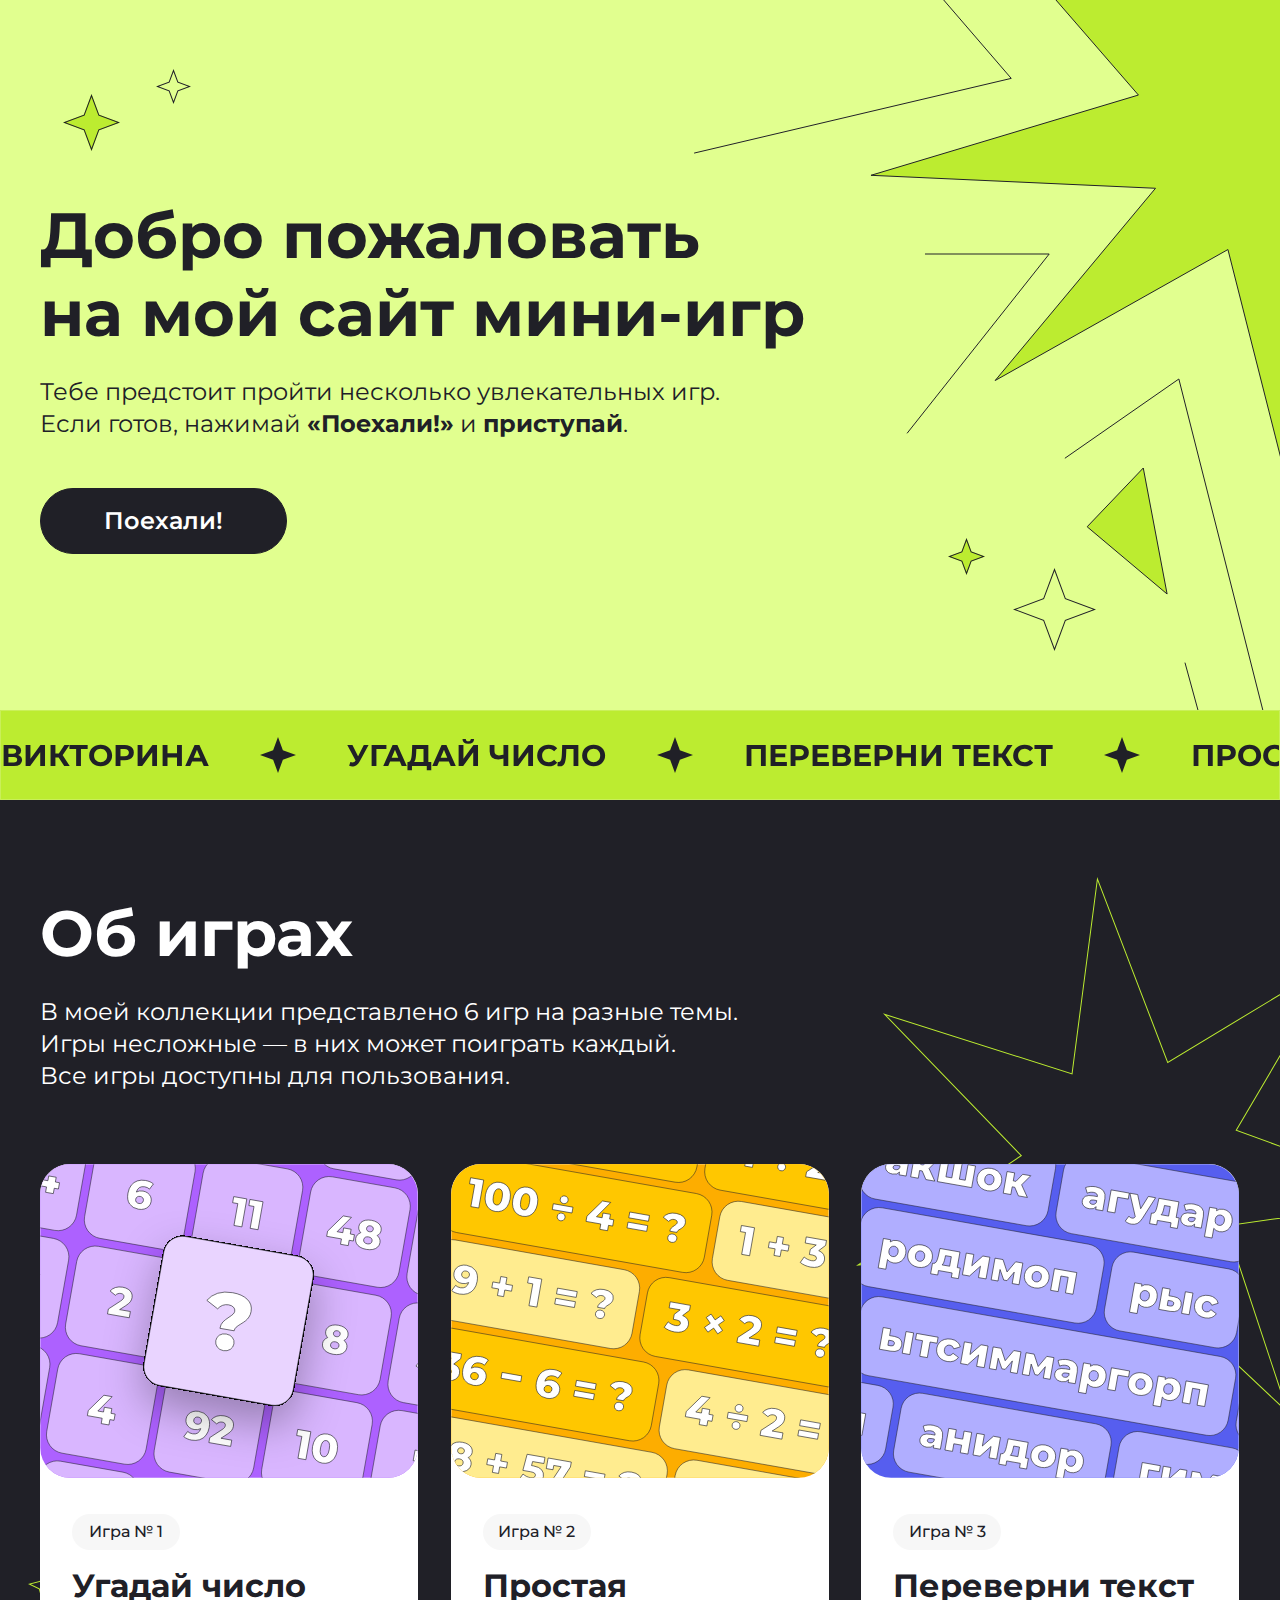
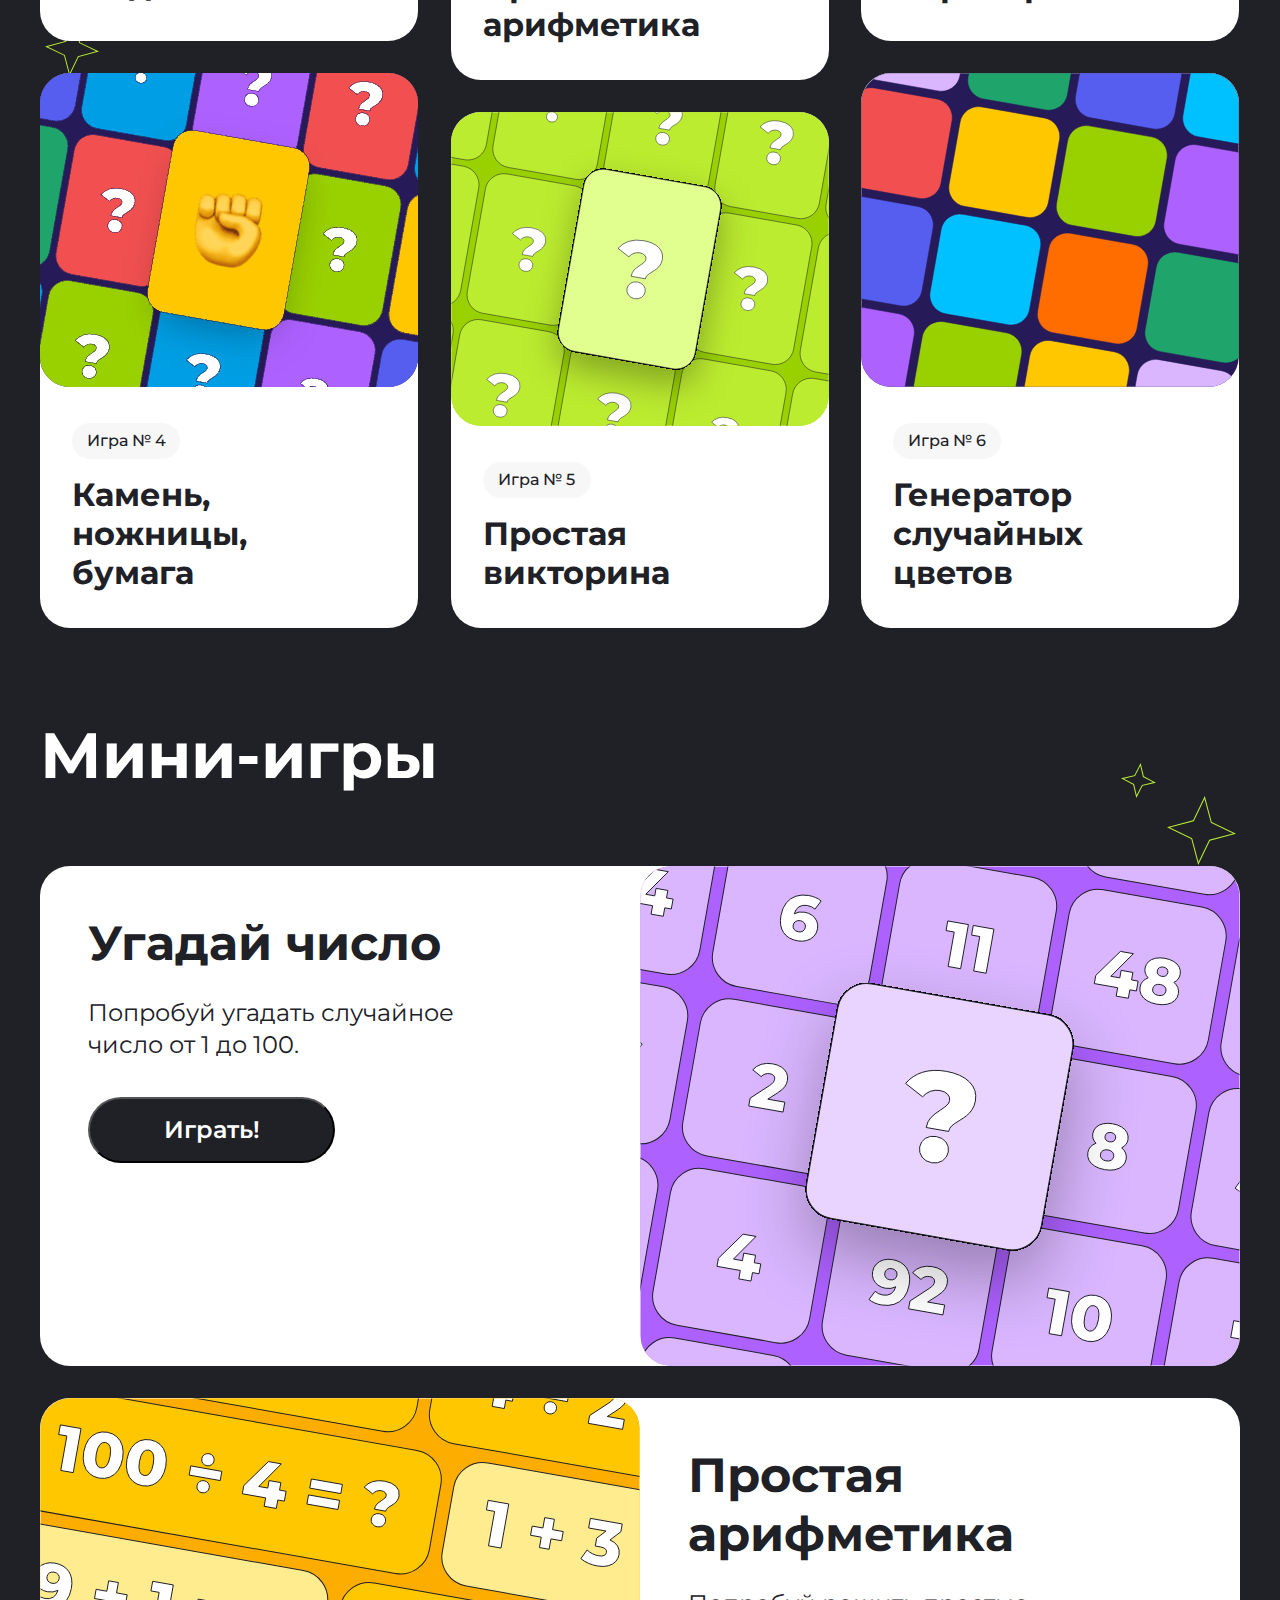
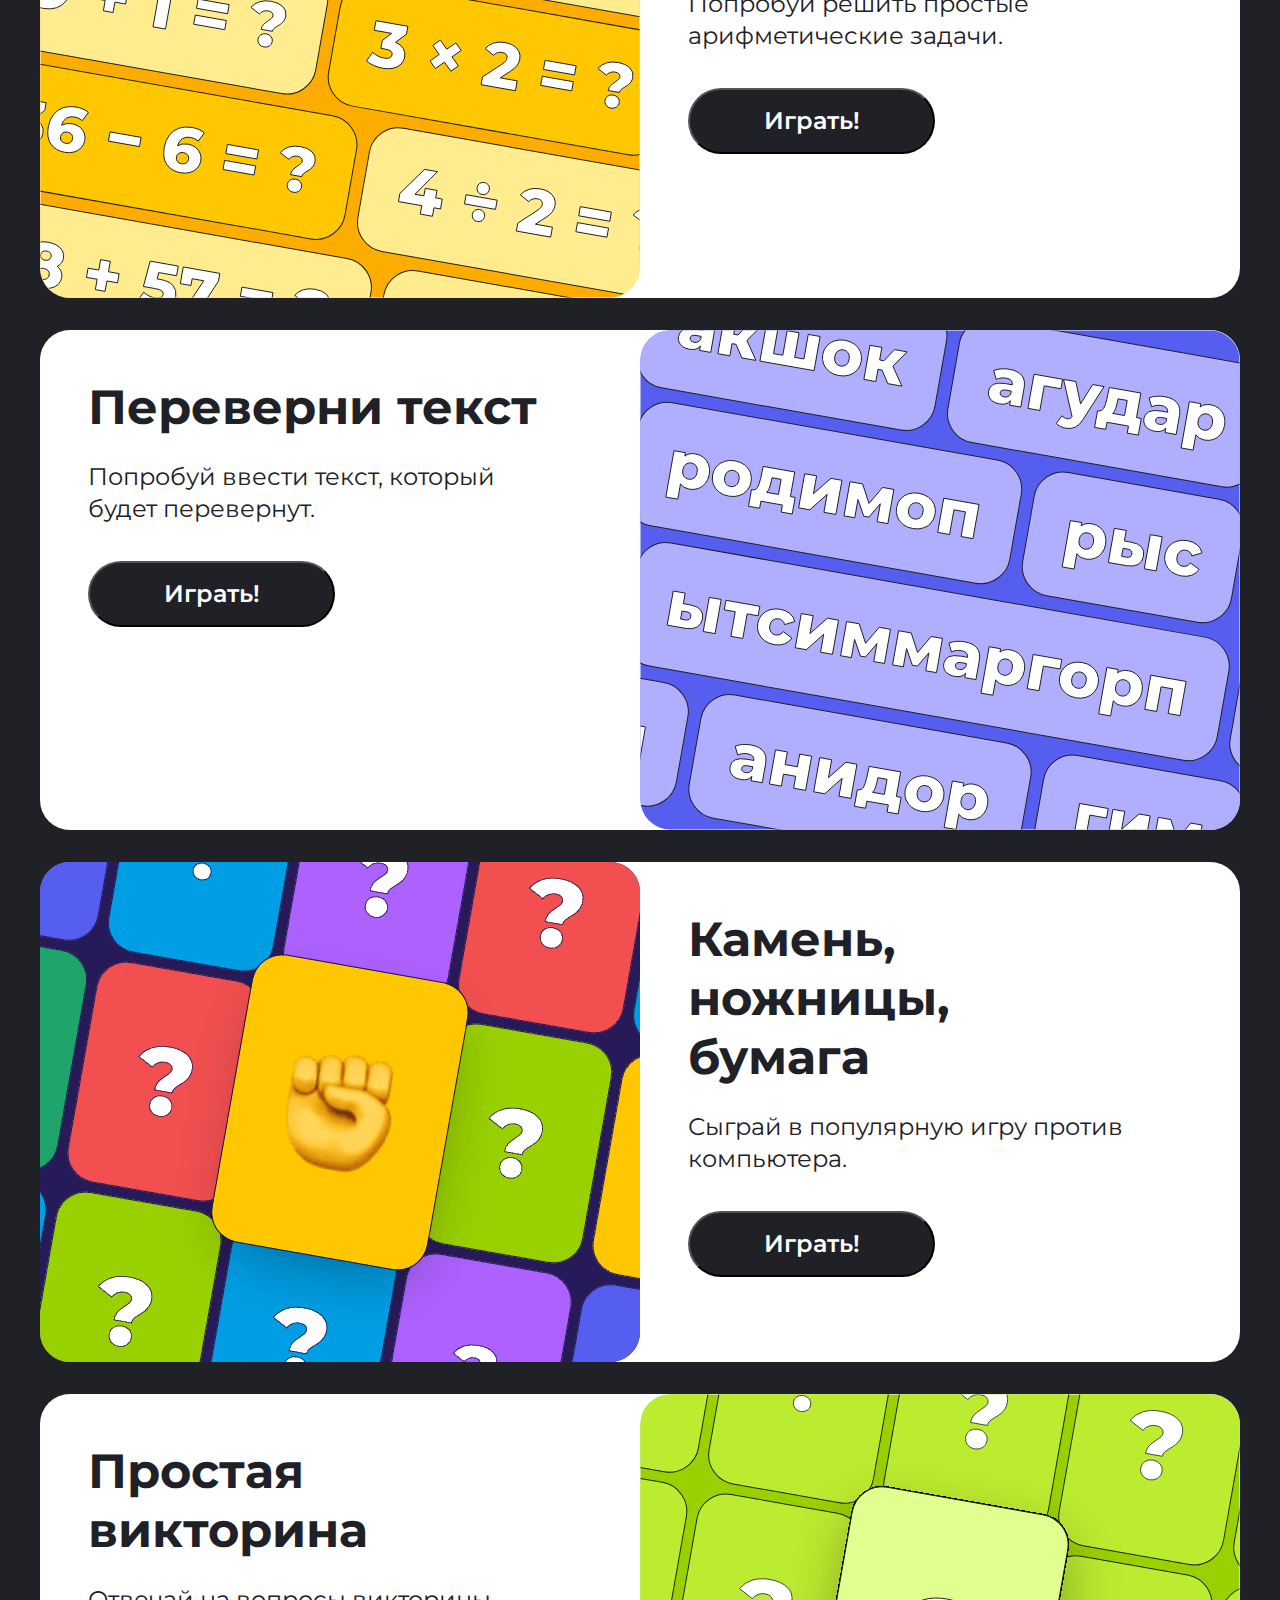
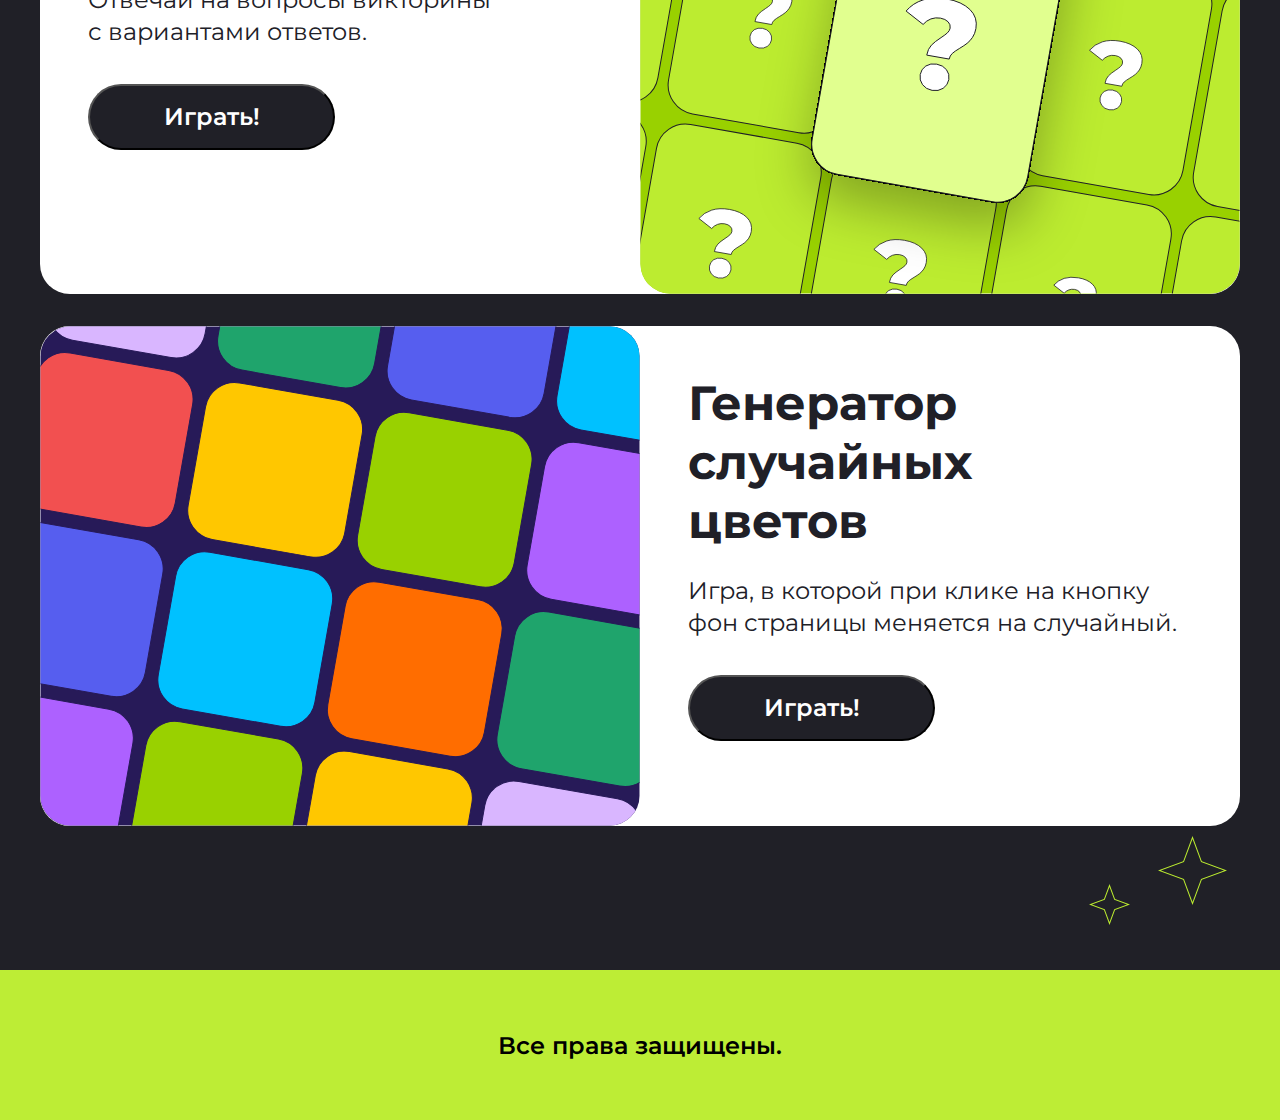
<file: index.html>
<!DOCTYPE html>
<html lang="en">

<head>
    <meta charset="UTF-8">
    <meta name="viewport" content="width=device-width, initial-scale=1.0">
    <title>2-nd course hw</title>
    <link rel="preconnect" href="https://fonts.googleapis.com">
    <link rel="preconnect" href="https://fonts.gstatic.com" crossorigin>
    <link href="https://fonts.googleapis.com/css2?family=Montserrat:ital,wght@0,100..900;1,100..900&display=swap"
        rel="stylesheet">
    <link rel="stylesheet" href="style.css">
</head>

<body>
    <section class="hero">
        <div class="hero-main center">
            <h1 class="hero-main__title">Добро пожаловать <br> на мой сайт мини-игр</h1>
            <p class="hero-main__text">Тебе предстоит пройти несколько увлекательных игр. Если готов, нажимай
                <strong>«Поехали!»</strong> и <strong>приступай</strong>.
            </p>
            <form action="#catalog"><button class="hero-main__button">Поехали!</button>
            </form>
        </div>
    </section>
    <section class="line-wrapper">
        <div class="line">
            <h4 class="line__text">Викторина</h4>
            <img class="line__img" src="img/line-star.svg" alt="Звезда">
            <h4 class="line__text">угадай число</h4>
            <img class="line__img" src="img/line-star.svg" alt="Звезда">
            <h4 class="line__text">Переверни текст</h4>
            <img class="line__img" src="img/line-star.svg" alt="Звезда">
            <h4 class="line__text">Простая арифметика</h4>
            <img class="line__img" src="img/line-star.svg" alt="Звезда">
            <h4 class="line__text">Камень, ножницы, бумага</h4>
            <img class="line__img" src="img/line-star.svg" alt="Звезда">
            <h4 class="line__text">Генератор случайных цветов</h4>
            <img class="line__img" src="img/line-star.svg" alt="Звезда">
        </div>
        <div class="line">
            <h4 class="line__text">Викторина</h4>
            <img class="line__img" src="img/line-star.svg" alt="Звезда">
            <h4 class="line__text">угадай число</h4>
            <img class="line__img" src="img/line-star.svg" alt="Звезда">
            <h4 class="line__text">Переверни текст</h4>
            <img class="line__img" src="img/line-star.svg" alt="Звезда">
            <h4 class="line__text">Простая арифметика</h4>
            <img class="line__img" src="img/line-star.svg" alt="Звезда">
            <h4 class="line__text">Камень, ножницы, бумага</h4>
            <img class="line__img" src="img/line-star.svg" alt="Звезда">
            <h4 class="line__text">Генератор случайных цветов</h4>
            <img class="line__img" src="img/line-star.svg" alt="Звезда">
        </div>
    </section>
    <div id="catalog">
        <section class="about-games center">
            <h2 class="about-games__title">Об играх</h2>
            <p class="about-games__text">В моей коллекции представлено 6 игр на разные темы. <br>Игры несложные — в них
                может
                поиграть каждый. <br>Все игры доступны для пользования.</p>
            <div class="about-games__cart-wrapper">
                <div class="about-games__cart-pair">
                    <a href="#game1" class="about-games__cart-link">
                        <article class="about-games__cart">
                            <img class="about-games__cart-img" src="img/cart_1.svg" alt="">
                            <div class="about-games__cart-name">
                                <p class="about-games__cart-name-text">Игра № 1</p>
                                <h3 class="about-games__cart-name-title">Угадай число</h3>
                            </div>
                        </article>
                    </a>
                    <a href="#game4" class="about-games__cart-link">
                        <article class="about-games__cart">
                            <img class="about-games__cart-img about-games__cart-img-hand" src="img/cart_4.png" alt="">
                            <div class="about-games__cart-name">
                                <p class="about-games__cart-name-text">Игра № 4</p>
                                <h3 class="about-games__cart-name-title">Камень, <br>ножницы, <br>бумага</h3>
                            </div>
                        </article>
                    </a>
                </div>
                <div class="about-games__cart-pair">
                    <a href="#game2" class="about-games__cart-link">
                        <article class="about-games__cart">
                            <img class="about-games__cart-img" src="img/cart_2.svg" alt="">
                            <div class="about-games__cart-name">
                                <p class="about-games__cart-name-text">Игра № 2</p>
                                <h3 class="about-games__cart-name-title">Простая <br>арифметика</h3>
                            </div>
                        </article>
                    </a>
                    <a href="#game5" class="about-games__cart-link">
                        <article class="about-games__cart">
                            <img class="about-games__cart-img" src="img/cart_5.svg" alt="">
                            <div class="about-games__cart-name">
                                <p class="about-games__cart-name-text">Игра № 5</p>
                                <h3 class="about-games__cart-name-title">Простая <br>викторина</h3>
                            </div>
                        </article>
                    </a>
                </div>
                <div class="about-games__cart-pair">
                    <a href="#game3" class="about-games__cart-link">
                        <article class="about-games__cart">
                            <img class="about-games__cart-img" src="img/cart_3.svg" alt="">
                            <div class="about-games__cart-name">
                                <p class="about-games__cart-name-text">Игра № 3</p>
                                <h3 class="about-games__cart-name-title">Переверни текст</h3>
                            </div>
                        </article>
                    </a>
                    <a href="#game6" class="about-games__cart-link">
                        <article class="about-games__cart">
                            <img class="about-games__cart-img" src="img/cart_6.svg" alt="">
                            <div class="about-games__cart-name">
                                <p class="about-games__cart-name-text">Игра № 6</p>
                                <h3 class="about-games__cart-name-title">Генератор <br>случайных <br>цветов</h3>
                            </div>
                        </article>
                    </a>
                </div>
            </div>
        </section>
        <section class="mini-games center">
            <h2 class="mini-games__title">Мини-игры</h2>
            <div class="mini-games__wrapper">
                <article class="mini-games__cart" id="game1">
                    <div class="mini-games__cart-left">
                        <h3 class="mini-games__cart-name">Угадай число</h3>
                        <p class="mini-games__cart-text">Попробуй угадать случайное <br>число от 1 до 100.</p>
                        <button class="mini-games__cart-button" onclick="guessNumber()">Играть!</button>
                    </div>
                    <div class="mini-games__cart-right">
                        <img class="mini-games__cart-img" src="img/mini-cart-1.svg" alt="">
                    </div>
                </article>
                <article class="mini-games__cart mini-games__cart_mob" id="game2">
                    <div class="mini-games__cart-right">
                        <img class="mini-games__cart-img" src="img/mini-cart-2.svg" alt="">
                    </div>
                    <div class="mini-games__cart-left">
                        <h3 class="mini-games__cart-name">Простая <br>арифметика</h3>
                        <p class="mini-games__cart-text">Попробуй решить простые арифметические задачи.</p>
                        <button class="mini-games__cart-button" onclick="arithmetic()">Играть!</button>
                    </div>
                </article>
                <article class="mini-games__cart" id="game3">
                    <div class="mini-games__cart-left">
                        <h3 class="mini-games__cart-name">Переверни текст</h3>
                        <p class="mini-games__cart-text">Попробуй ввести текст, который <br>будет перевернут.</p>
                        <button class="mini-games__cart-button" onclick="turnTheTextOver()">Играть!</button>
                    </div>
                    <div class="mini-games__cart-right">
                        <img class="mini-games__cart-img" src="img/mini-cart-3.svg" alt="">
                    </div>
                </article>
                <article class="mini-games__cart mini-games__cart_mob" id="game4">
                    <div class="mini-games__cart-right">
                        <img class="mini-games__cart-img" src="img/mini-cart-4.png" alt="">
                    </div>
                    <div class="mini-games__cart-left">
                        <h3 class="mini-games__cart-name">Камень, <br>ножницы, <br>бумага</h3>
                        <p class="mini-games__cart-text">Сыграй в популярную игру против компьютера.</p>
                        <button class="mini-games__cart-button" onclick="rockPaperScissors()">Играть!</button>
                    </div>
                </article>
                <article class="mini-games__cart" id="game5">
                    <div class="mini-games__cart-left">
                        <h3 class="mini-games__cart-name">Простая <br>викторина</h3>
                        <p class="mini-games__cart-text">Отвечай на вопросы викторины <br>с вариантами ответов.</p>
                        <button class="mini-games__cart-button" onclick="quizGame()">Играть!</button>
                    </div>
                    <div class="mini-games__cart-right">
                        <img class="mini-games__cart-img" src="img/mini-cart-5.svg" alt="">
                    </div>
                </article>
                <article class="mini-games__cart mini-games__cart_mob" id="game6">
                    <div class="mini-games__cart-right">
                        <img class="mini-games__cart-img" src="img/mini-cart-6.svg" alt="">
                    </div>
                    <div class="mini-games__cart-left">
                        <h3 class="mini-games__cart-name">Генератор <br>случайных <br>цветов</h3>
                        <p class="mini-games__cart-text">Игра, в которой при клике на кнопку фон страницы меняется на
                            случайный.
                        </p>
                        <button class="mini-games__cart-button" onclick="randomColorGenerator()">Играть!</button>
                    </div>
                </article>
            </div>
        </section>
    </div>

    <section class="footer">
        <h6 class="footer__title">Все права защищены.</h6>
    </section>

    <script src="script.js"></script>
</body>

</html>
</file>
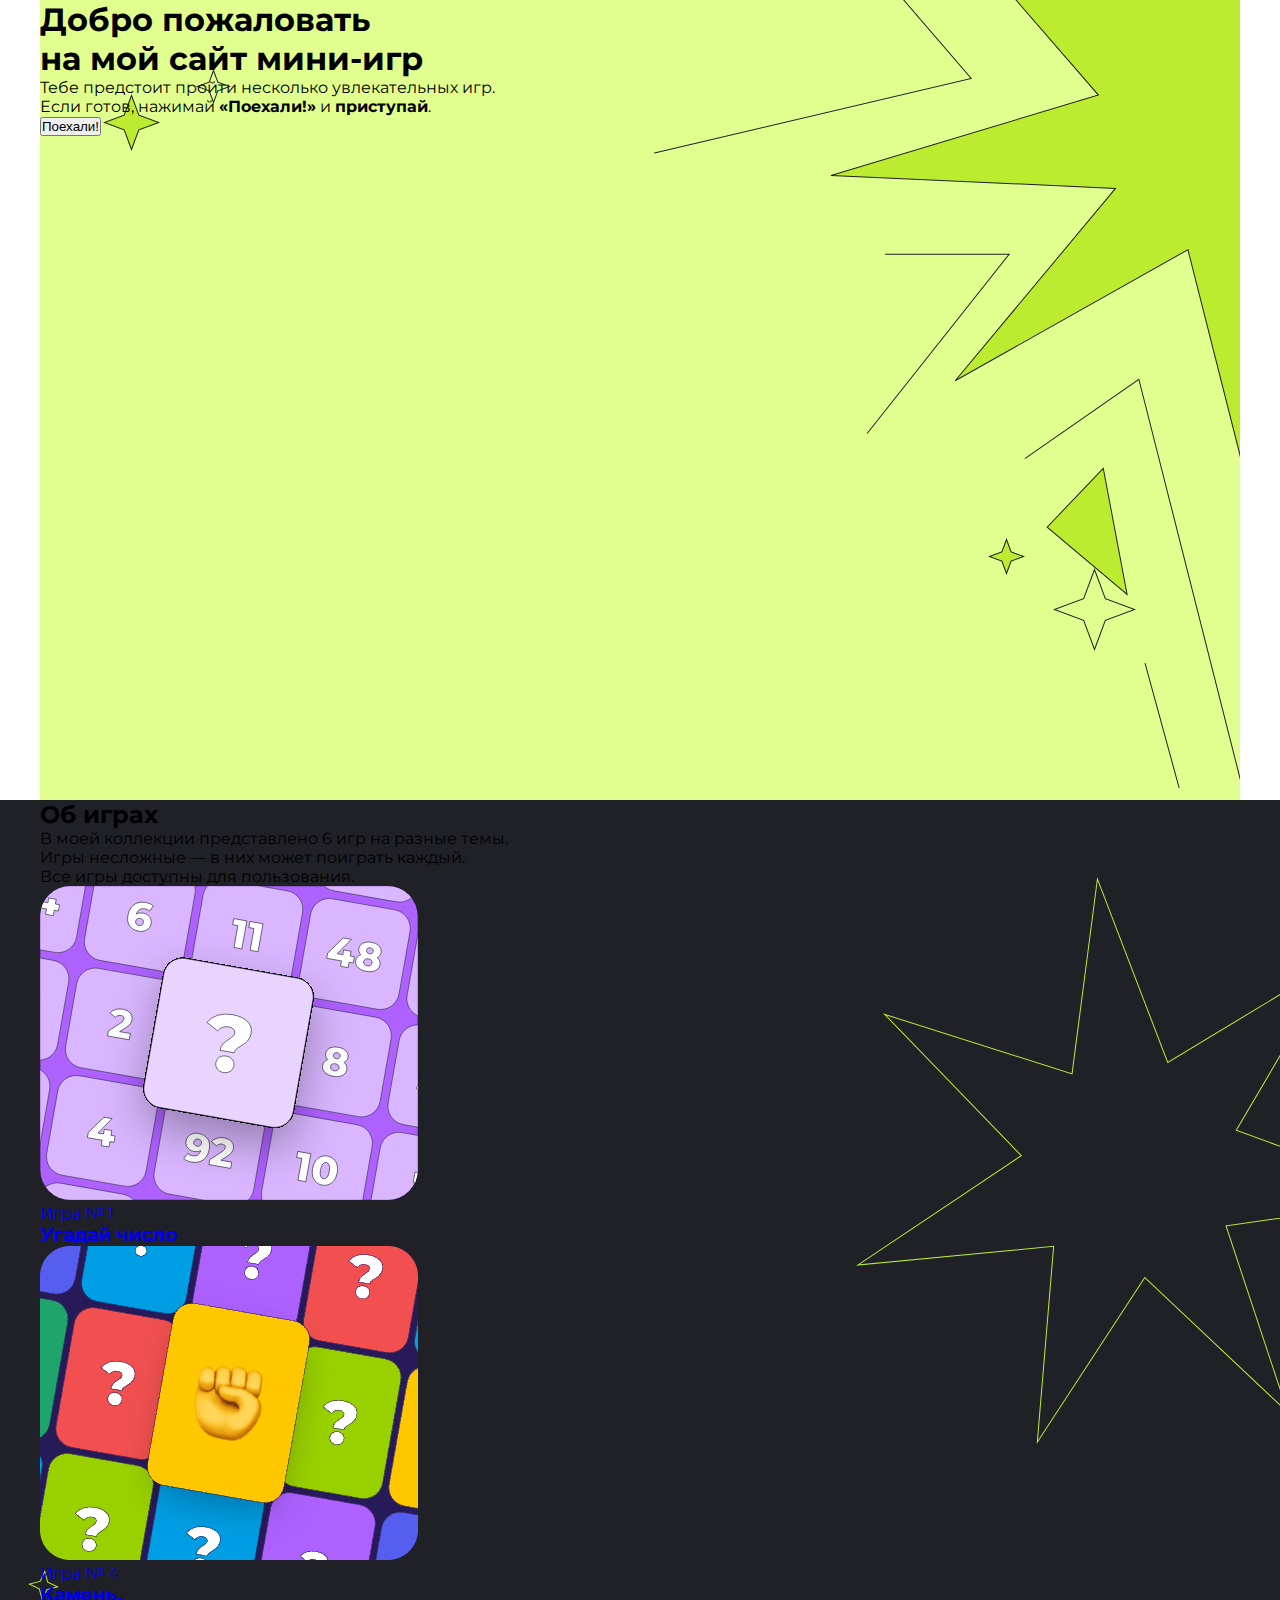
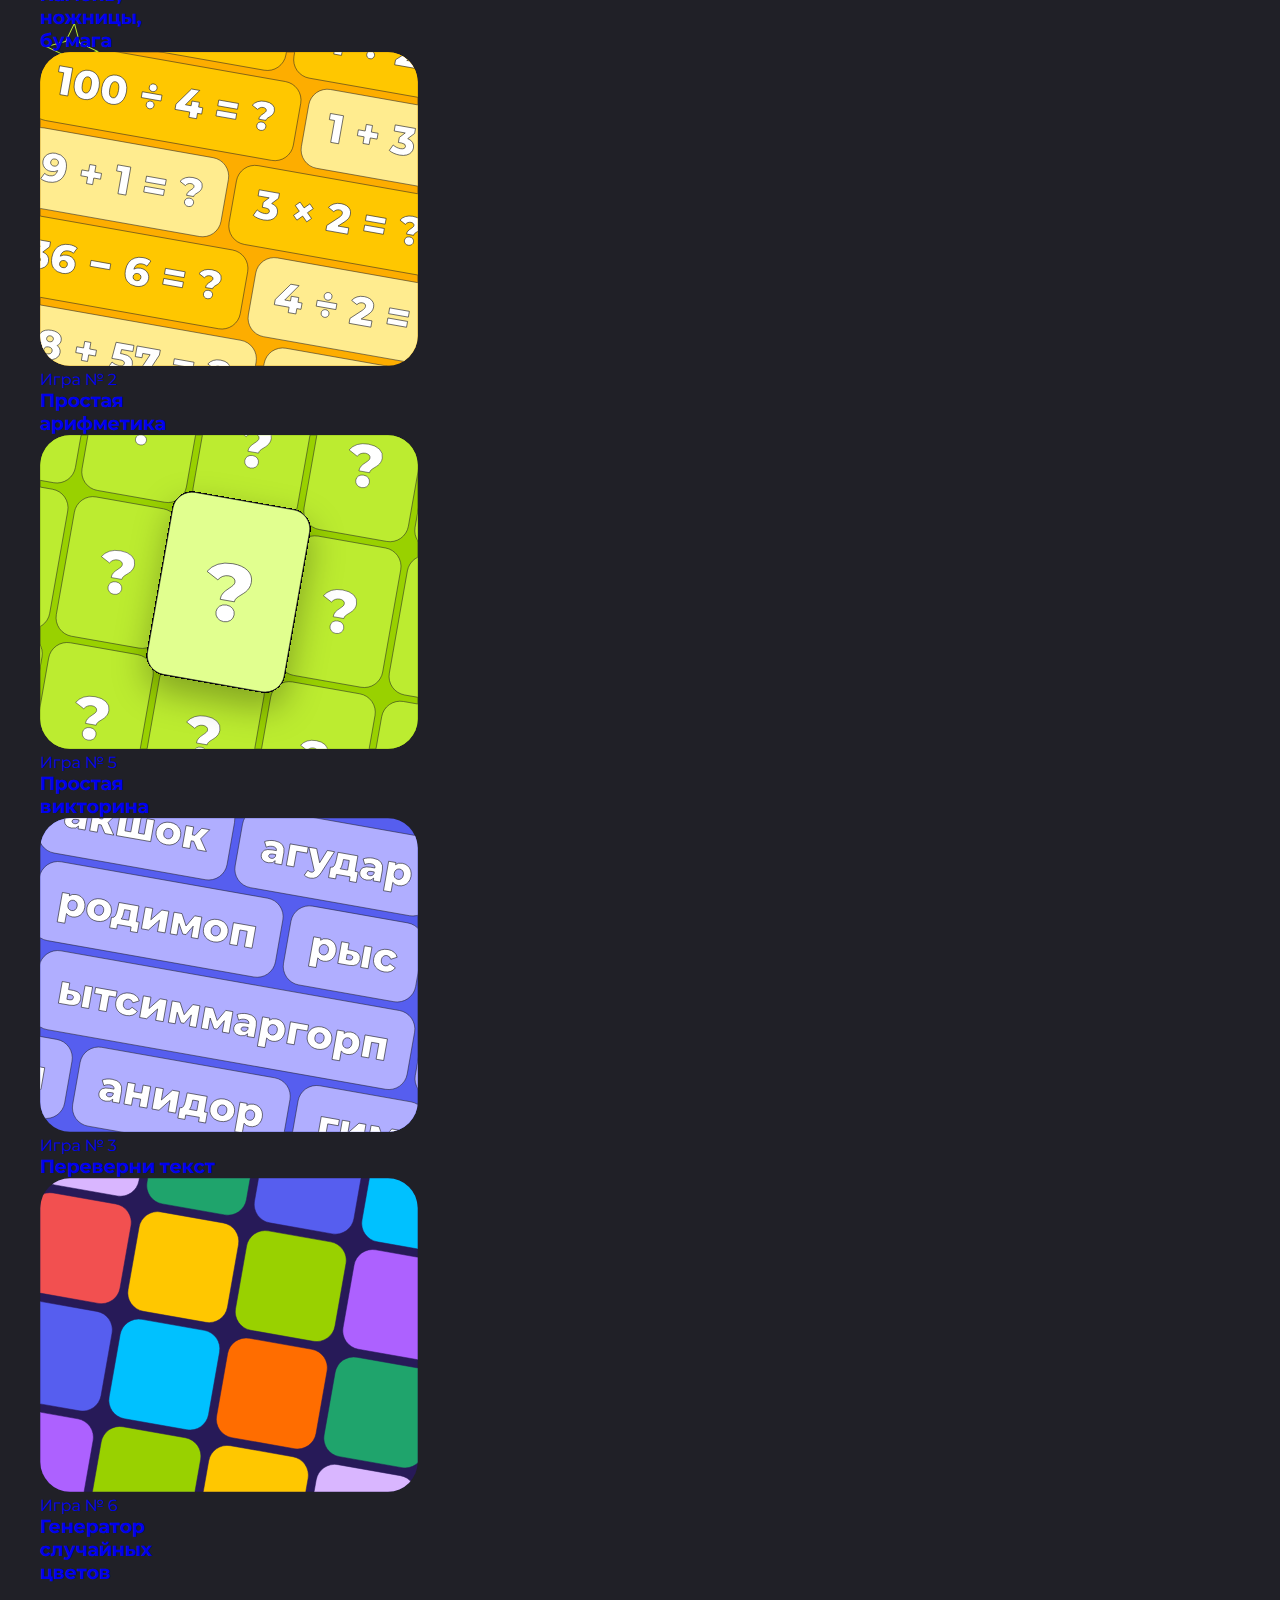
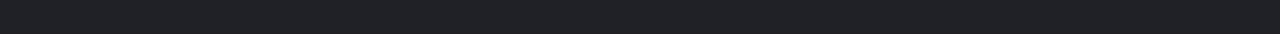
<file: games.html>
<!DOCTYPE html>
<html lang="en">

<head>
    <meta charset="UTF-8">
    <meta name="viewport" content="width=device-width, initial-scale=1.0">
    <title>2-nd course hw</title>
    <link rel="preconnect" href="https://fonts.googleapis.com">
    <link rel="preconnect" href="https://fonts.gstatic.com" crossorigin>
    <link href="https://fonts.googleapis.com/css2?family=Montserrat:ital,wght@0,100..900;1,100..900&display=swap"
        rel="stylesheet">
    <link rel="stylesheet" href="games.css">
</head>

<body>
    <section class="hero-wrapper center">
        <div class="hero">
            <h1 class="hero_title">Добро пожаловать <br> на мой сайт мини-игр</h1>
            <p class="hero_text">Тебе предстоит пройти несколько увлекательных игр. <br>Если готов, нажимай
                <strong>«Поехали!»</strong> и <strong>приступай</strong>.
            </p>
            <form action="#catalog" class="hero_form"><button class="hero_form-button">Поехали!</button></form>
        </div>
    </section>
    <section class="about-games center">
        <h2 class="about-games_title" id="catalog">Об играх</h2>
        <p class="about-games_text">В моей коллекции представлено 6 игр на разные темы. <br>Игры несложные — в них может
            поиграть каждый. <br>Все игры доступны для пользования.</p>
        <div class="about-games_cart-wrapper">
            <div class="about-games_cart-pair">
                <a href="#game1" class="about-games_cart-link">
                    <article class="about-games_cart">
                        <img class="about-games_cart-img" src="img/cart_1.svg" alt="">
                        <div class="about-games_cart-name">
                            <p class="about-games_cart-name-text">Игра № 1</p>
                            <h3 class="about-games_cart-name-title">Угадай число</h3>
                        </div>
                    </article>
                </a>
                <a href="#game4" class="about-games_cart-link">
                    <article class="about-games_cart">
                        <img class="about-games_cart-img about-games_cart-img-hand" src="img/cart_4.png" alt="">
                        <div class="about-games_cart-name">
                            <p class="about-games_cart-name-text">Игра № 4</p>
                            <h3 class="about-games_cart-name-title">Камень, <br>ножницы, <br>бумага</h3>
                        </div>
                    </article>
                </a>
            </div>
            <div class="about-games_cart-pair">
                <a href="#game2" class="about-games_cart-link">
                    <article class="about-games_cart">
                        <img class="about-games_cart-img" src="img/cart_2.svg" alt="">
                        <div class="about-games_cart-name">
                            <p class="about-games_cart-name-text">Игра № 2</p>
                            <h3 class="about-games_cart-name-title">Простая <br>арифметика</h3>
                        </div>
                    </article>
                </a>
                <a href="#game5" class="about-games_cart-link">
                    <article class="about-games_cart">
                        <img class="about-games_cart-img" src="img/cart_5.svg" alt="">
                        <div class="about-games_cart-name">
                            <p class="about-games_cart-name-text">Игра № 5</p>
                            <h3 class="about-games_cart-name-title">Простая <br>викторина</h3>
                        </div>
                    </article>
                </a>
            </div>
            <div class="about-games_cart-pair">
                <a href="#game3" class="about-games_cart-link">
                    <article class="about-games_cart">
                        <img class="about-games_cart-img" src="img/cart_3.svg" alt="">
                        <div class="about-games_cart-name">
                            <p class="about-games_cart-name-text">Игра № 3</p>
                            <h3 class="about-games_cart-name-title">Переверни текст</h3>
                        </div>
                    </article>
                </a>
                <a href="#game6" class="about-games_cart-link">
                    <article class="about-games_cart">
                        <img class="about-games_cart-img" src="img/cart_6.svg" alt="">
                        <div class="about-games_cart-name">
                            <p class="about-games_cart-name-text">Игра № 6</p>
                            <h3 class="about-games_cart-name-title">Генератор <br>случайных <br>цветов</h3>
                        </div>
                    </article>
                </a>
            </div>
        </div>
    </section>
</body>

</html>
</file>
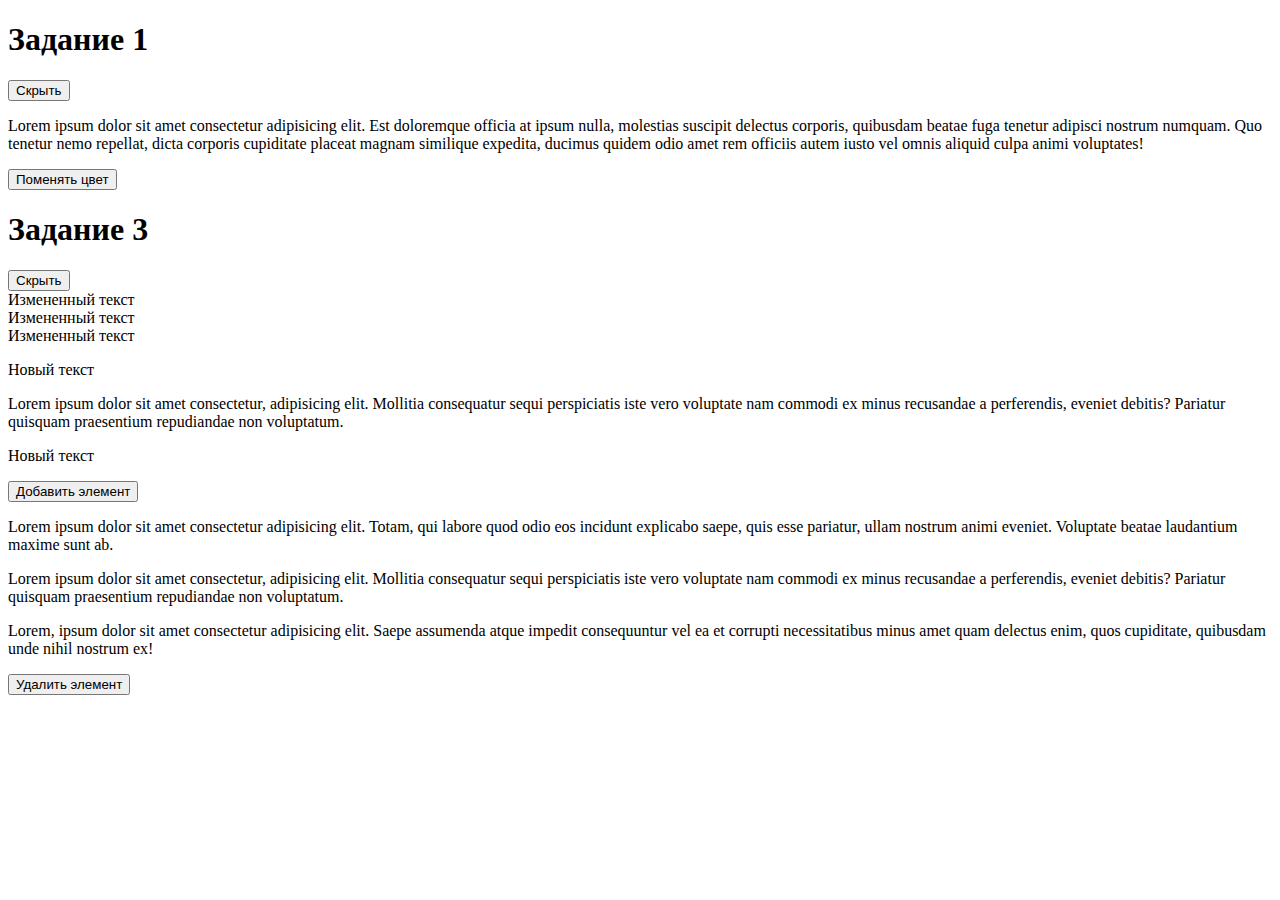
<file: hw-9.html>
<!DOCTYPE html>
<html lang="en">

<head>
    <meta charset="UTF-8">
    <meta name="viewport" content="width=device-width, initial-scale=1.0">
    <title>Document</title>

</head>

<body>
    <!-- Задание 1 -->
    <div class="exercise-1">
        <h1 class="exercise-1__title">Задание 1</h1>
        <button class="exercise-1__btn">Скрыть</button>
    </div>

    <!-- Задание 2 -->
    <div class="exercise-2">
        <p class="exercise-2__text">Lorem ipsum dolor sit amet consectetur adipisicing elit. Est doloremque officia at
            ipsum nulla, molestias suscipit delectus corporis, quibusdam beatae fuga tenetur adipisci nostrum numquam.
            Quo tenetur nemo repellat, dicta corporis cupiditate placeat magnam similique expedita, ducimus quidem odio
            amet rem officiis autem iusto vel omnis aliquid culpa animi voluptates!</p>
        <button class="exercise-2__btn">Поменять цвет</button>
    </div>

    <!-- Задание 3 -->
    <div class="exercise-3">
        <h1 class="exercise-3__title">Задание 3</h1>
        <button class="exercise-3__btn">Скрыть</button>
    </div>

    <!-- Задание 4 -->
    <div class="description">Lorem ipsum dolor sit amet consectetur adipisicing elit. Harum assumenda et, sed vel ab
        corporis quod nulla rem iure sit minus aperiam repellat temporibus optio ullam enim. Nulla dignissimos esse
        sequi sapiente? Non inventore neque doloribus distinctio incidunt id nemo.</div>
    <div class="description">Lorem ipsum dolor sit amet consectetur adipisicing elit. Mollitia dolor iure placeat
        veritatis exercitationem perferendis error id dolores corrupti vero.</div>
    <div class="description">Lorem ipsum dolor sit amet consectetur adipisicing elit. Tempora et illum voluptatem, quos
        sapiente ea at, soluta tenetur nam dicta possimus quisquam ipsa doloremque sunt qui animi ipsam inventore velit?
    </div>

    <!-- Задание 5 -->
    <div class="exersise-5">
        <p class="exercise-5__description">Lorem ipsum dolor sit amet consectetur adipisicing elit. Totam, qui labore
            quod odio eos incidunt explicabo saepe, quis esse pariatur, ullam nostrum animi eveniet. Voluptate beatae
            laudantium maxime sunt ab.</p>
        <p class="exersise-5__text">Lorem ipsum dolor sit amet consectetur, adipisicing elit. Mollitia consequatur sequi
            perspiciatis iste vero voluptate nam commodi ex minus recusandae a perferendis, eveniet debitis? Pariatur
            quisquam praesentium repudiandae non voluptatum.</p>
        <p class="exercise-5__description">Lorem, ipsum dolor sit amet consectetur adipisicing elit. Saepe assumenda
            atque impedit consequuntur vel ea et corrupti necessitatibus minus amet quam delectus enim, quos cupiditate,
            quibusdam unde nihil nostrum ex!</p>
    </div>

    <!-- Задание 6 -->
    <div class="exercise-6">
        <button class="exercise-6__btn">Добавить элемент</button>
        <div class="exercise-6__content"></div>
    </div>

    <!-- Задание 7 -->
    <div class="exersise-7">
        <p class="exercise-7__description">Lorem ipsum dolor sit amet consectetur adipisicing elit. Totam, qui labore
            quod odio eos incidunt explicabo saepe, quis esse pariatur, ullam nostrum animi eveniet. Voluptate beatae
            laudantium maxime sunt ab.</p>
        <p class="exersise-7__text">Lorem ipsum dolor sit amet consectetur, adipisicing elit. Mollitia consequatur sequi
            perspiciatis iste vero voluptate nam commodi ex minus recusandae a perferendis, eveniet debitis? Pariatur
            quisquam praesentium repudiandae non voluptatum.</p>
        <p class="exercise-7__description">Lorem, ipsum dolor sit amet consectetur adipisicing elit. Saepe assumenda
            atque impedit consequuntur vel ea et corrupti necessitatibus minus amet quam delectus enim, quos cupiditate,
            quibusdam unde nihil nostrum ex!</p>
        <button class="exercise-7__btn">Удалить элемент</button>
    </div>

    <script>
        //Задание 1
        const btnEl = document.querySelector('.exercise-1__btn');
        const titleEl = document.querySelector('.exercise-1__title')

        btnEl.addEventListener('click', () => {
            if (titleEl.style.display === 'none') {
                titleEl.style.display = 'block';
                btnEl.textContent = 'Скрыть';
            } else {
                titleEl.style.display = 'none';
                btnEl.textContent = 'Показать';
            }
        });

        //Задание 2
        const textColor = document.querySelector('.exercise-2__text');
        const btnColor = document.querySelector('.exercise-2__btn');

        btnColor.addEventListener('click', () => {
            textColor.style.color = 'blue';
        });

        //Задание 3
        const btnEx3 = document.querySelector('.exercise-3__btn');
        const titleEx3 = document.querySelector('.exercise-3__title')

        btnEx3.addEventListener('click', () => {
            titleEx3.textContent = 'Привет, мир!';
        });

        //Задание 4
        const textEl = document.querySelectorAll('.description');

        textEl.forEach(el => {
            el.textContent = 'Измененный текст';
        })

        //Задание 5
        const descriptionEl = document.querySelectorAll('.exercise-5__description');

        descriptionEl.forEach(el => {
            el.textContent = 'Новый текст';
        })

        //Задание 6
        const btnEx6 = document.querySelector('.exercise-6__btn');
        const contentEl = document.querySelector('.exercise-6__content');

        btnEx6.addEventListener('click', () => {
            const descEl = document.createElement('p');
            descEl.textContent = 'Новый абзац';
            contentEl.appendChild(descEl);
        });

        //Задание 7
        const btnEx7 = document.querySelector('.exercise-7__btn');

        btnEx7.addEventListener('click', () => {
            const descElement = document.querySelector('.exercise-7__description');

            if (descElement) {
                descElement.remove();
            }
        });

    </script>
</body>

</html>
</file>
<file: style.css>
* {
  margin: 0;
  padding: 0;
}

html {
  scroll-behavior: smooth;
}

body {
  font-family: "Montserrat", sans-serif;
  overflow-x: hidden;
}

.center {
  padding-left: calc(50% - 600px);
  padding-right: calc(50% - 600px);
}

button {
  cursor: pointer;
}

a {
  text-decoration: none;
}

.hero {
  height: 710px;
  background-color: rgb(225, 255, 143);
  background-image: url(img/big-star.svg), url(img/Star_1.svg), url(img/Star_2.svg), url(img/Star_3.svg), url(img/Star_4.svg);
  background-repeat: no-repeat;
  background-position: right -488px top -333.46px, left 63px top 94px, left 156px top 69px, left 948px top 538px, left 1013px top 568px;
}
.hero-main {
  padding-top: 196px;
}
.hero-main__title {
  color: rgb(32, 32, 39);
  font-family: Montserrat;
  font-size: 64px;
  font-weight: 700;
  line-height: 78px;
  text-align: left;
  margin-bottom: 24px;
}
.hero-main__text {
  max-width: 720px;
  color: rgb(32, 32, 39);
  font-family: Montserrat;
  font-size: 24px;
  font-weight: 400;
  line-height: 32px;
  text-align: left;
  margin-bottom: 48px;
}
.hero-main__button {
  color: rgb(255, 255, 255);
  font-family: Montserrat;
  font-size: 24px;
  font-weight: 600;
  line-height: 141.69%;
  text-align: center;
  width: 247px;
  height: 66px;
  box-sizing: border-box;
  border: 1px solid rgb(32, 32, 39);
  border-radius: 60px;
  background: rgb(32, 32, 39);
  display: flex;
  justify-content: center;
  align-items: center;
  transition: all 0.25s;
}
.hero-main__button:hover {
  border: 1px solid rgb(0, 0, 0);
  background: white;
  color: rgb(0, 0, 0);
}

.line-wrapper {
  overflow: hidden;
  display: flex;
  gap: 0px;
  width: 100%;
  height: 90px;
  box-sizing: border-box;
  border: 1px solid rgba(255, 255, 255, 0.2);
  -webkit-backdrop-filter: blur(50px);
  background: rgb(188, 236, 48);
  backdrop-filter: blur(50px);
}

.line {
  display: flex;
  align-items: center;
  gap: 51px;
  white-space: nowrap;
  will-change: transform;
  animation: 20s infinite alternate line;
}
@keyframes line {
  0% {
    transform: translateX(0);
  }
  100% {
    transform: translateX(-100%);
  }
}
.line__text {
  color: rgb(32, 32, 39);
  font-family: Montserrat;
  font-size: 30px;
  font-weight: 700;
  line-height: 110%;
  text-align: left;
  text-transform: uppercase;
}
.line__img {
  height: 36px;
  width: 36px;
}

.about-games {
  padding-bottom: 50px;
  background-color: rgb(32, 32, 39);
  background-image: url(img/Star-big-2.svg), url(img/star-2-1.svg), url(img/star-2-2.svg);
  background-repeat: no-repeat;
  background-position: right -142.56px top 77px, left 27.97px top 770px, left 45.18px top 822px;
}
.about-games__title {
  padding-top: 94px;
  color: rgb(255, 255, 255);
  font-family: Montserrat;
  font-size: 64px;
  font-weight: 700;
  line-height: 78px;
  letter-spacing: 0px;
  text-align: left;
}
.about-games__text {
  padding-top: 24px;
  color: rgb(255, 255, 255);
  font-family: Montserrat;
  font-size: 24px;
  font-weight: 400;
  line-height: 32px;
  letter-spacing: 0px;
  text-align: left;
}
.about-games__cart-wrapper {
  margin-top: 72px;
  display: flex;
  gap: 32px;
  display: grid;
  grid-template-columns: repeat(3, 1fr);
}
.about-games__cart-pair {
  max-width: 378px;
  height: 1056px;
  display: grid;
  grid-column: span 1;
}
.about-games__cart {
  margin-bottom: 32px;
  background-color: rgb(255, 255, 255);
  border-radius: 30px;
  transition: transform 0.5s;
}
.about-games__cart:hover {
  transform: scale(1.08);
}
.about-games__cart-img {
  max-width: 100%;
  height: auto;
}
.about-games__cart-name {
  padding: 32px 32px 36px 32px;
}
.about-games__cart-name-text {
  color: rgb(32, 32, 39);
  font-family: Montserrat;
  font-size: 16px;
  font-weight: 500;
  line-height: 110%;
  letter-spacing: 0px;
  text-align: left;
  width: 108px;
  height: 36px;
  border-radius: 52.58px;
  background: rgb(247, 247, 247);
  display: flex;
  align-items: center;
  justify-content: center;
}
.about-games__cart-name-title {
  margin-top: 16px;
  color: rgb(32, 32, 39);
  font-family: Montserrat;
  font-size: 32px;
  font-weight: 700;
  line-height: 39px;
  letter-spacing: 0px;
  text-align: left;
}

.mini-games {
  background: rgb(32, 32, 39);
  background-image: url(img/mini_1.svg), url(img/mini_2.svg), url(img/mini_3.svg), url(img/mini_4.svg);
  background-repeat: no-repeat;
  background-position: top 93px right 123.79px, top 126px right 44.91px, right 53px bottom 65px, right 150px bottom 45px;
  padding-bottom: 144px;
}
.mini-games__title {
  color: rgb(255, 255, 255);
  font-family: Montserrat;
  font-size: 64px;
  font-weight: 700;
  line-height: 78px;
  letter-spacing: 0px;
  text-align: left;
  padding-top: 46px;
  padding-bottom: 72px;
}
.mini-games__wrapper {
  display: flex;
  flex-direction: column;
  gap: 32px;
}
.mini-games__cart {
  height: 500px;
  border-radius: 30px;
  background-color: rgb(255, 255, 255);
  display: flex;
  flex-direction: row;
  justify-content: space-between;
}
.mini-games__cart-left {
  padding: 48px 48px;
}
.mini-games__cart-name {
  color: rgb(32, 32, 39);
  font-family: Montserrat;
  font-size: 48px;
  font-weight: 700;
  line-height: 59px;
  letter-spacing: 0px;
  text-align: left;
  padding-bottom: 24px;
}
.mini-games__cart-text {
  color: rgb(32, 32, 39);
  font-family: Montserrat;
  font-size: 24px;
  font-weight: 400;
  line-height: 32px;
  letter-spacing: 0px;
  text-align: left;
  padding-bottom: 36px;
}
.mini-games__cart-button {
  border-radius: 60px;
  background: rgb(32, 32, 39);
  width: 247px;
  height: 66px;
  color: rgb(255, 255, 255);
  font-family: Montserrat;
  font-size: 24px;
  font-weight: 600;
  line-height: 141.69%;
  letter-spacing: 0%;
  text-align: center;
  transition: all 0.25s;
}
.mini-games__cart-button:hover {
  border: 1px solid rgb(0, 0, 0);
  background: white;
  color: rgb(0, 0, 0);
}

.footer {
  background: rgb(189, 237, 53);
  height: 150px;
  display: flex;
  justify-content: center;
  align-items: center;
}
.footer__title {
  color: rgb(0, 0, 0);
  font-family: Montserrat;
  font-size: 24px;
  font-weight: 600;
  line-height: 29px;
  letter-spacing: 0px;
  text-align: center;
}

@media (max-width: 343px) {
  .mini-games__cart {
    width: 100%;
  }
  .mini-games__cart-img {
    max-width: 100%;
    height: auto;
  }
}
@media (max-width: 767px) {
  .center {
    padding-left: 16px;
    padding-right: 16px;
  }
  .hero {
    height: 649px;
    background-image: url(img/big-mob.svg), url(img/mob-1.svg), url(img/mob-2.svg), url(img/mob-3.svg), url(img/mob-4.svg);
    background-repeat: no-repeat;
    background-position: right -90px top -90px, left 37px top 97px, left 91px top 64px, right 86px top 557px, right 34px top 580px;
  }
  .hero-main {
    padding-top: 147px;
    display: flex;
    flex-direction: column;
    align-items: center;
  }
  .hero-main__title {
    font-size: 40px;
    line-height: 49px;
    text-align: center;
  }
  .hero-main__text {
    font-size: 16px;
    line-height: 20px;
    text-align: center;
    margin-bottom: 36px;
  }
  .hero-main__button {
    font-size: 16px;
    width: 285px;
    height: 55px;
  }
  .hero-main__button:hover {
    color: rgb(255, 255, 255);
    border: 1px solid rgb(32, 32, 39);
    background: rgb(32, 32, 39);
  }
  .line-wrapper {
    height: 51px;
  }
  .line {
    gap: 27.4px;
  }
  @keyframes line {
    0% {
      transform: translateX(0);
    }
    50% {
      transform: translateX(-1700px);
    }
    100% {
      transform: translateX(0);
    }
  }
  .line__text {
    font-size: 16px;
  }
  .line__img {
    width: 19px;
  }
  .about-games {
    display: none;
  }
  .mini-games {
    background-image: none;
    padding-bottom: 10px;
  }
  .mini-games__title {
    padding-top: 48px;
    padding-bottom: 48px;
    font-size: 40px;
    line-height: 49px;
  }
  .mini-games__wrapper {
    gap: 24px;
    align-items: center;
  }
  .mini-games__cart {
    height: unset;
    display: flex;
    flex-direction: column-reverse;
    width: 343px;
  }
  .mini-games__cart_mob {
    display: flex;
    flex-direction: column;
  }
  .mini-games__cart-left {
    padding: 29px;
    padding-bottom: 32px;
  }
  .mini-games__cart-name {
    font-size: 32px;
    line-height: 39px;
    padding-bottom: 16px;
  }
  .mini-games__cart-text {
    font-size: 16px;
    line-height: 20px;
    padding-bottom: 32px;
  }
  .mini-games__cart-button {
    width: 285px;
    height: 55px;
    font-size: 16px;
  }
  .mini-games__cart-button:hover {
    color: rgb(255, 255, 255);
    border: 1px solid rgb(32, 32, 39);
    background: rgb(32, 32, 39);
  }
  .mini-games__cart-img {
    max-width: 343px;
  }
  .footer {
    height: 100px;
  }
  .footer__title {
    font-size: 16px;
    line-height: 20px;
  }
}
@media (max-width: 1024px) {
  .center {
    padding-left: calc(50% - 393px);
    padding-right: calc(50% - 393px);
  }
  .about-games {
    display: none;
  }
  .mini-games {
    background-image: none;
    padding-bottom: 10px;
  }
  .mini-games__title {
    padding-top: 48px;
    padding-bottom: 48px;
    font-size: 40px;
    line-height: 49px;
  }
  .mini-games__wrapper {
    gap: 24px;
    flex-direction: row;
    justify-content: center;
    flex-wrap: wrap;
  }
  .mini-games__cart {
    height: unset;
    display: flex;
    flex-direction: column-reverse;
    width: 343px;
  }
  .mini-games__cart_mob {
    display: flex;
    flex-direction: column;
  }
  .mini-games__cart-left {
    padding: 29px;
    padding-bottom: 32px;
  }
  .mini-games__cart-name {
    font-size: 32px;
    line-height: 39px;
    padding-bottom: 16px;
  }
  .mini-games__cart-text {
    font-size: 16px;
    line-height: 20px;
    padding-bottom: 32px;
  }
  .mini-games__cart-button {
    width: 285px;
    height: 55px;
    font-size: 16px;
  }
  .mini-games__cart-button:hover {
    transform: none;
  }
  .mini-games__cart-img {
    max-width: 343px;
  }
}/*# sourceMappingURL=style.css.map */
</file>
<file: games.css>
* {
  margin: 0;
  padding: 0;
}

body {
  font-family: "Montserrat", sans-serif;
}

.center {
  padding-left: calc(50% - 600px);
  padding-right: calc(50% - 600px);
}

a {
  text-decoration: none;
}

.hero {
  height: 800px;
  background-color: rgb(225, 255, 143);
  background-image: url(img/big-star.svg), url(img/Star_1.svg), url(img/Star_2.svg), url(img/Star_3.svg), url(img/Star_4.svg);
  background-repeat: no-repeat;
  background-position: right -488px top -333.46px, left 63px top 94px, left 156px top 69px, left 948px top 538px, left 1013px top 568px;
}
.hero-main {
  padding-top: 196px;
}
.hero-main__title {
  color: rgb(32, 32, 39);
  font-family: Montserrat;
  font-size: 64px;
  font-weight: 700;
  line-height: 78px;
  text-align: left;
  margin-bottom: 24px;
}
.hero-main__text {
  color: rgb(32, 32, 39);
  font-family: Montserrat;
  font-size: 24px;
  font-weight: 400;
  line-height: 32px;
  text-align: left;
  margin-bottom: 48px;
}
.hero-main__form-button {
  color: rgb(255, 255, 255);
  font-family: Montserrat;
  font-size: 24px;
  font-weight: 600;
  line-height: 141.69%;
  text-align: center;
  width: 247px;
  height: 66px;
  box-sizing: border-box;
  border: 1px solid rgb(32, 32, 39);
  border-radius: 60px;
  background: rgb(32, 32, 39);
  display: flex;
  justify-content: center;
  align-items: center;
  transition: all 0.25s;
}
.hero-main__form-button:hover {
  border: 1px solid rgb(0, 0, 0);
  background: white;
  color: rgb(0, 0, 0);
}

.about-games {
  padding-bottom: 50px;
  background-color: rgb(32, 32, 39);
  background-image: url(img/Star-big-2.svg), url(img/star-2-1.svg), url(img/star-2-2.svg);
  background-repeat: no-repeat;
  background-position: right -142.56px top 77px, left 27.97px top 770px, left 45.18px top 822px;
}
.about-games__title {
  padding-top: 94px;
  color: rgb(255, 255, 255);
  font-family: Montserrat;
  font-size: 64px;
  font-weight: 700;
  line-height: 78px;
  letter-spacing: 0px;
  text-align: left;
}
.about-games__text {
  padding-top: 24px;
  color: rgb(255, 255, 255);
  font-family: Montserrat;
  font-size: 24px;
  font-weight: 400;
  line-height: 32px;
  letter-spacing: 0px;
  text-align: left;
}
.about-games__cart-wrapper {
  margin-top: 72px;
  display: flex;
  gap: 32px;
}
.about-games__cart-pair {
  height: 1056px;
  width: 378px;
}
.about-games__cart {
  margin-bottom: 32px;
  background-color: rgb(255, 255, 255);
  border-radius: 30px;
  transition: transform 0.5s;
}
.about-games__cart:hover {
  transform: scale(1.08);
}
.about-games__cart-name {
  padding: 32px 32px 36px 32px;
}
.about-games__cart-name-text {
  color: rgb(32, 32, 39);
  font-family: Montserrat;
  font-size: 16px;
  font-weight: 500;
  line-height: 110%;
  letter-spacing: 0px;
  text-align: left;
  width: 108px;
  height: 36px;
  border-radius: 52.58px;
  background: rgb(247, 247, 247);
  display: flex;
  align-items: center;
  justify-content: center;
}
.about-games__cart-name-title {
  margin-top: 16px;
  color: rgb(32, 32, 39);
  font-family: Montserrat;
  font-size: 32px;
  font-weight: 700;
  line-height: 39px;
  letter-spacing: 0px;
  text-align: left;
}/*# sourceMappingURL=games.css.map */
</file>
